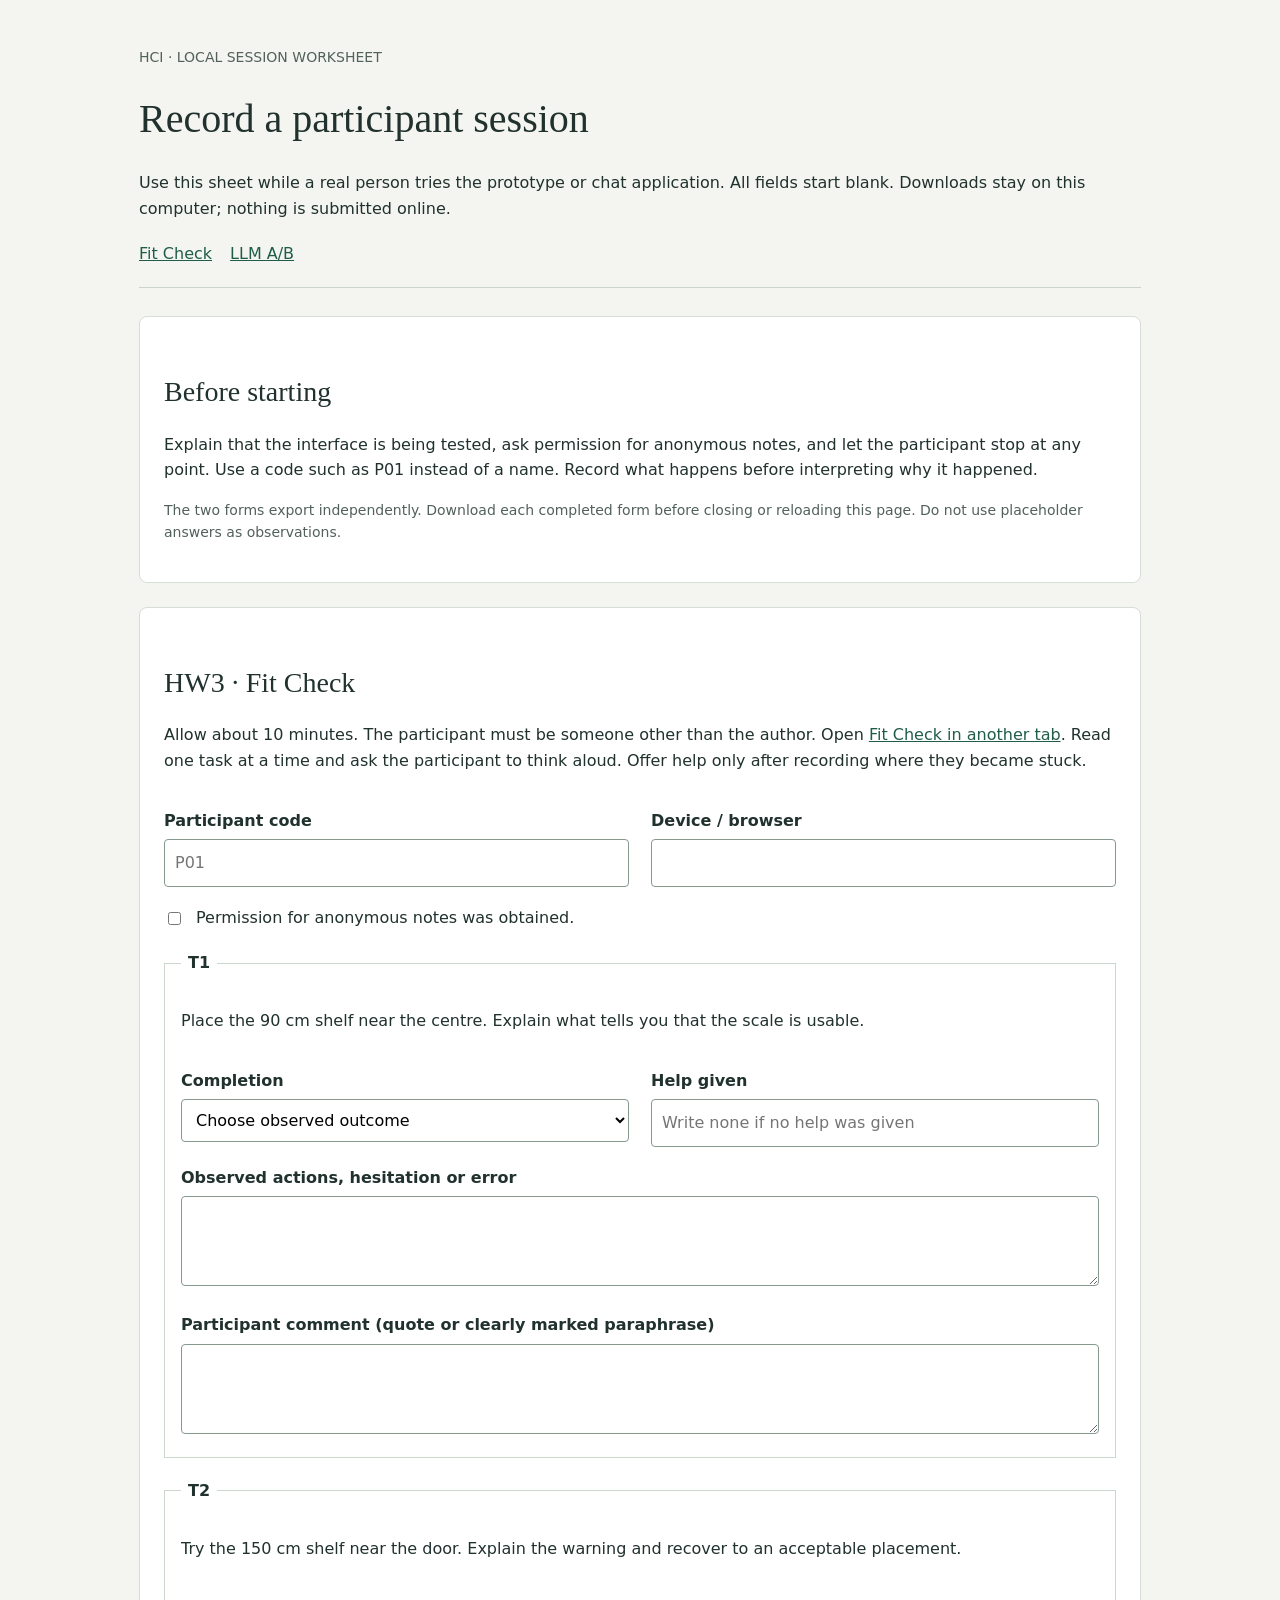
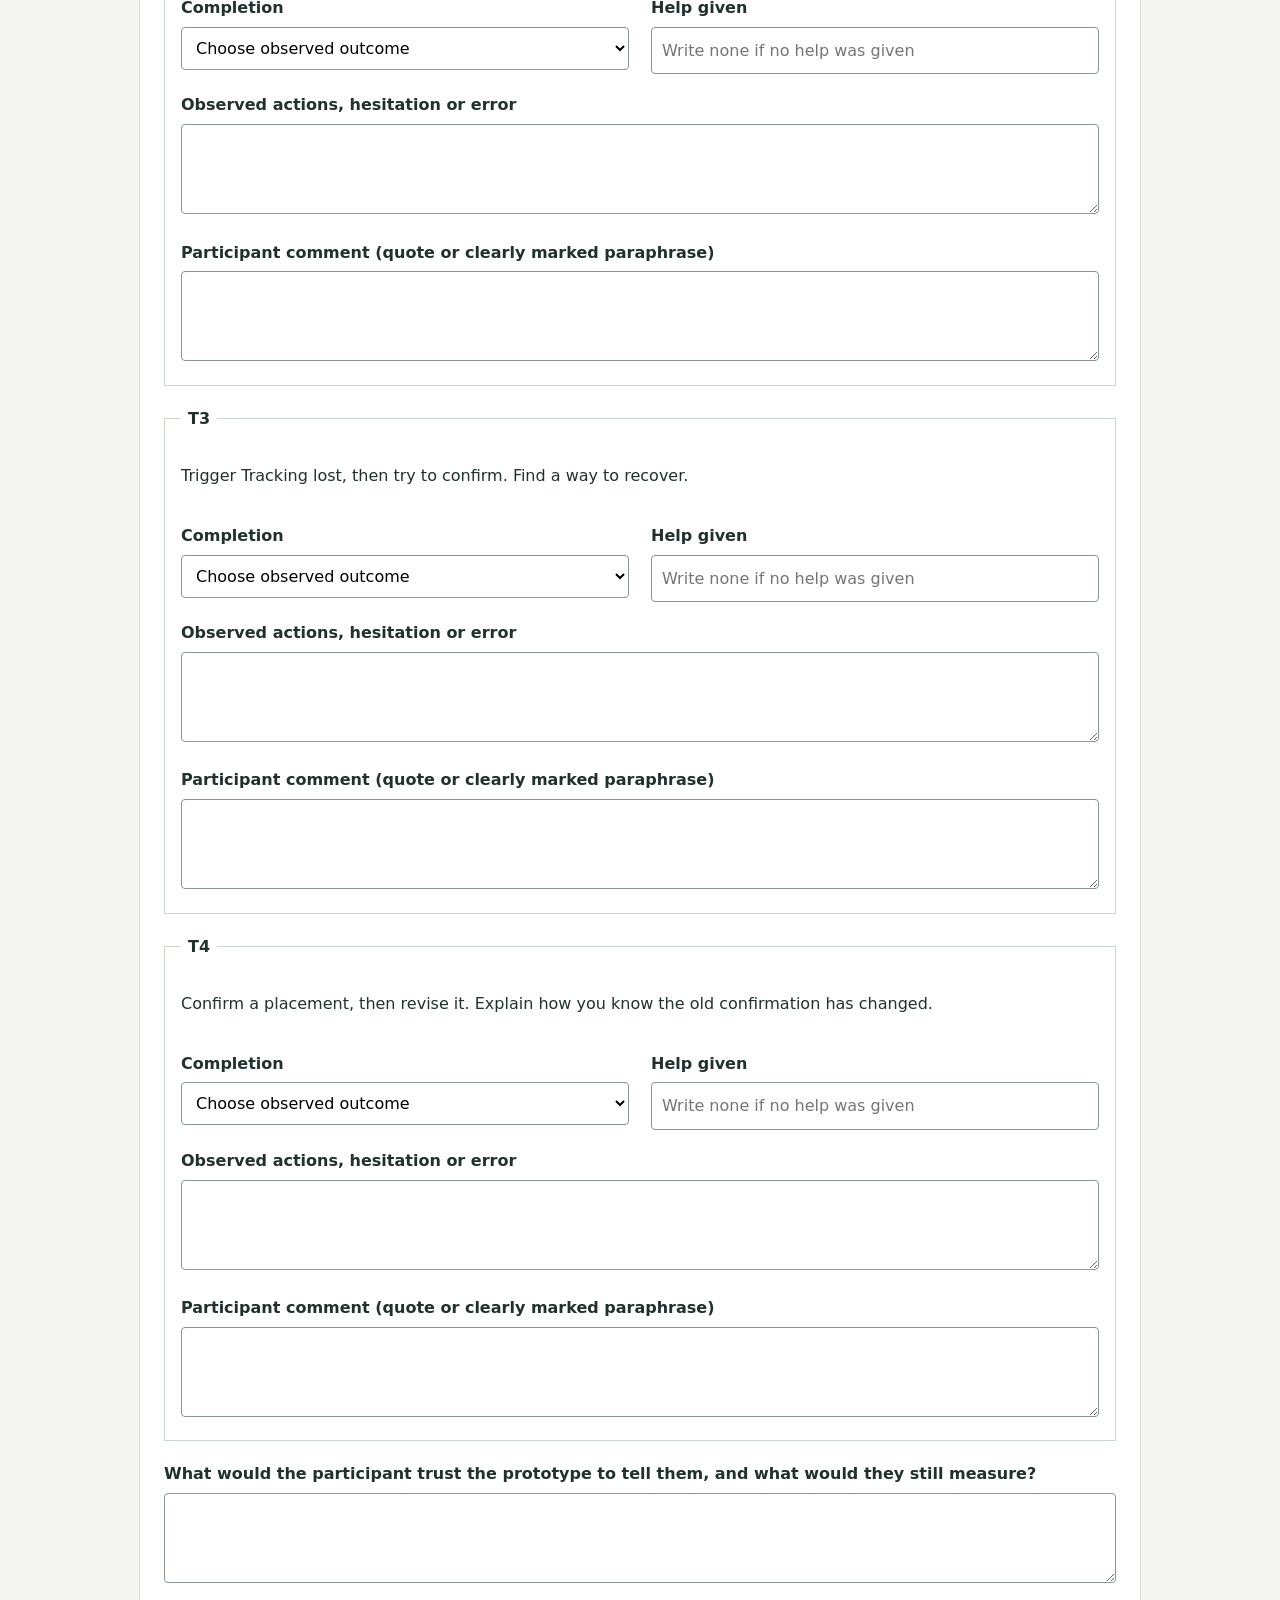
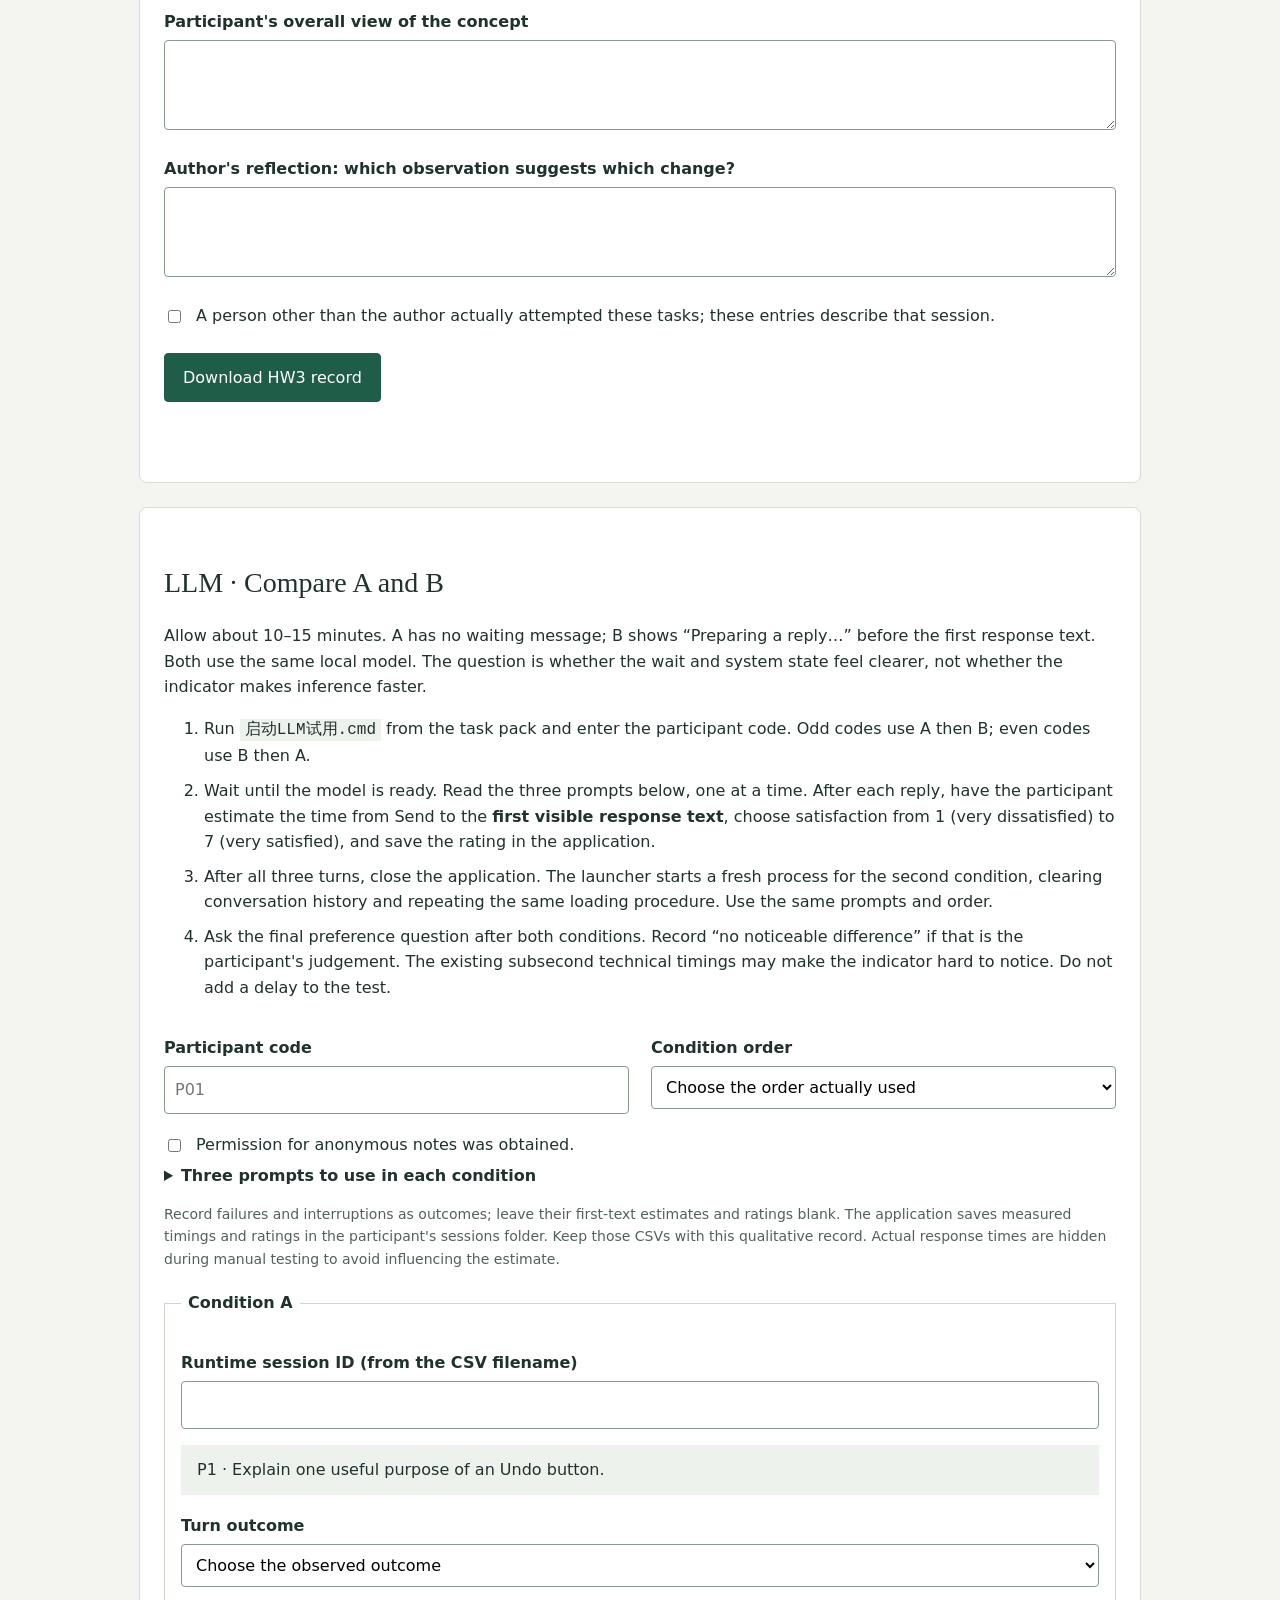
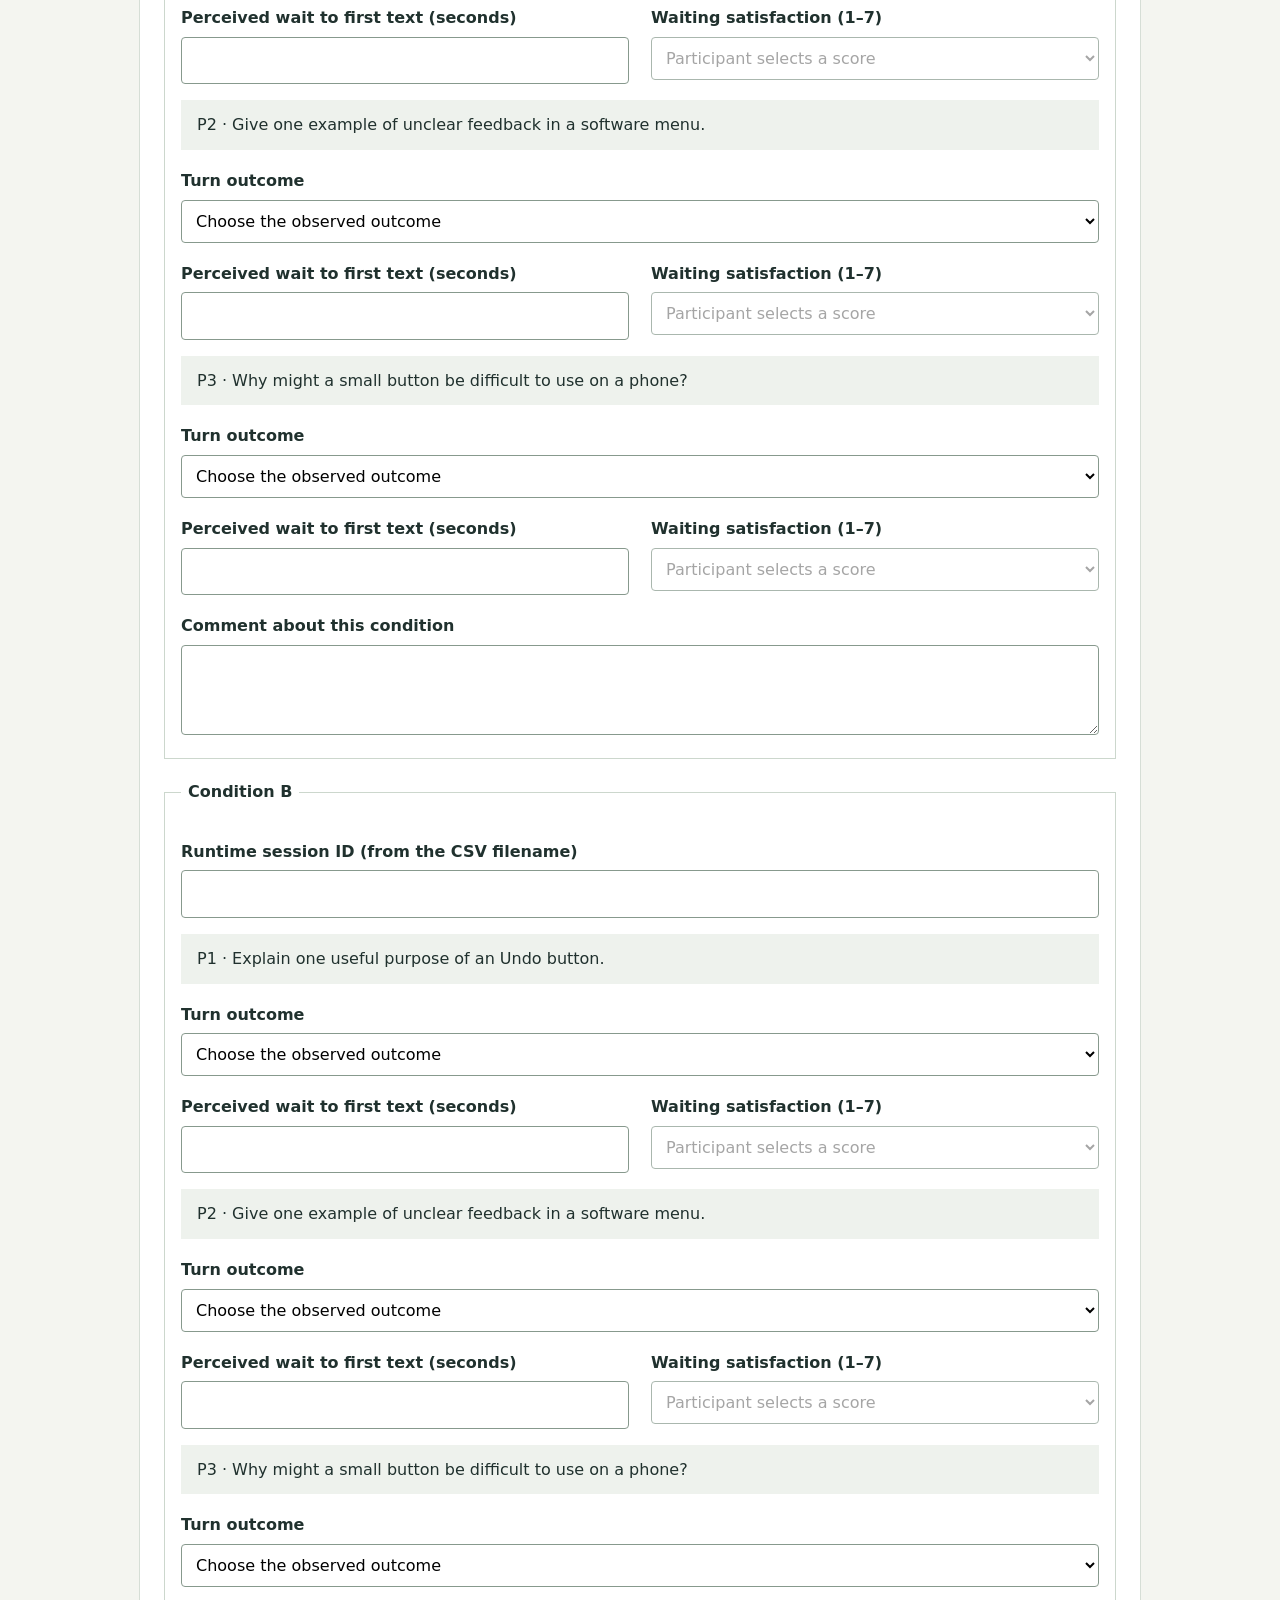
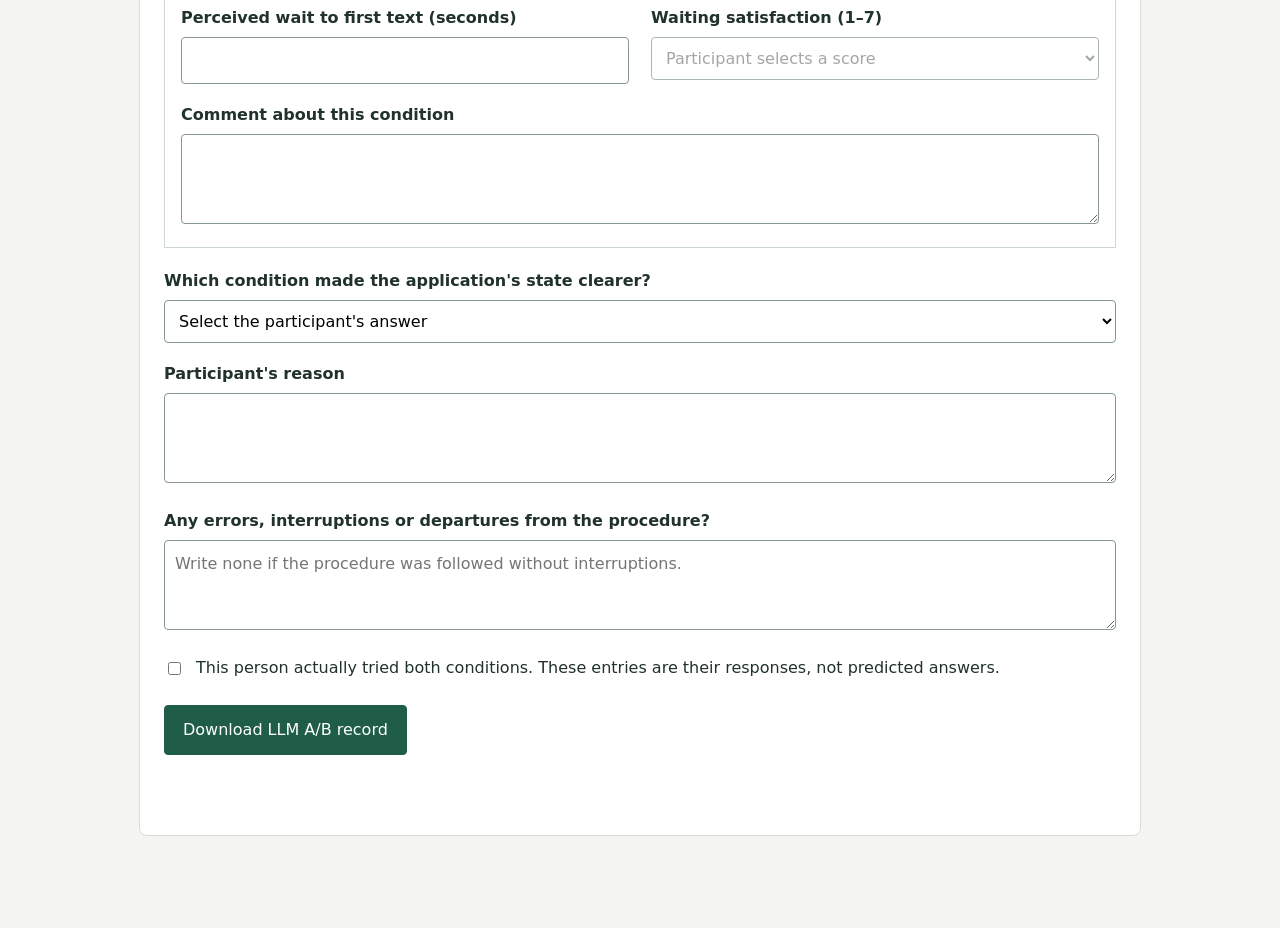
<file: static/hci-assets/evaluation/index.html>
<!doctype html>
<html lang="en"><head><meta charset="utf-8"><meta name="viewport" content="width=device-width,initial-scale=1"><title>HCI participant session</title>
<style>
:root{font:16px/1.6 system-ui,sans-serif;color:#20312e;background:#f4f5f0}*{box-sizing:border-box}body{margin:0}main{max-width:1050px;margin:auto;padding:32px 24px 70px}h1,h2{font-family:Georgia,serif;font-weight:400;line-height:1.2}h1{font-size:40px}h2{font-size:28px;margin-top:34px}a{color:#205d48}header{border-bottom:1px solid #cbd4cb;margin-bottom:28px}section{background:#fff;border:1px solid #d6ded6;padding:24px;margin:24px 0;border-radius:8px}label{display:block;font-weight:600;margin:18px 0 6px}input,select,textarea,button{font:inherit}input,select,textarea{width:100%;border:1px solid #87998d;border-radius:4px;padding:10px;background:white}textarea{min-height:90px;resize:vertical}button{border:1px solid #205d48;border-radius:4px;background:#205d48;color:white;padding:11px 18px;cursor:pointer;margin-top:18px}button.secondary{background:white;color:#205d48;margin-right:8px}.note{color:#52615a;font-size:14px}.grid{display:grid;grid-template-columns:1fr 1fr;gap:22px}.check{display:flex;gap:12px;align-items:start;font-weight:400}.check input{width:auto;margin-top:7px}fieldset{border:1px solid #ccd7cd;padding:16px;margin:20px 0}legend{font-weight:600;padding:0 7px}.prompt{background:#eef2ed;padding:12px 16px}.status{color:#205d48;font-weight:600;min-height:24px}nav{display:flex;gap:18px;margin:20px 0}summary{cursor:pointer;font-weight:600}li{margin:9px 0}code{background:#eef2ed;padding:2px 5px}*:focus-visible{outline:3px solid #bb8826;outline-offset:3px}@media(max-width:650px){.grid{grid-template-columns:1fr}section{padding:18px}h1{font-size:32px}}
</style></head><body><main>
<header><p class="note">HCI · LOCAL SESSION WORKSHEET</p><h1>Record a participant session</h1><p>Use this sheet while a real person tries the prototype or chat application. All fields start blank. Downloads stay on this computer; nothing is submitted online.</p><nav><a href="#hw3">Fit Check</a><a href="#llm">LLM A/B</a></nav></header>
<section><h2>Before starting</h2><p>Explain that the interface is being tested, ask permission for anonymous notes, and let the participant stop at any point. Use a code such as P01 instead of a name. Record what happens before interpreting why it happened.</p><p class="note">The two forms export independently. Download each completed form before closing or reloading this page. Do not use placeholder answers as observations.</p></section>
<section id="hw3"><h2>HW3 · Fit Check</h2><p>Allow about 10 minutes. The participant must be someone other than the author. Open <a id="fit-link" href="../fit-check/index.html" target="_blank">Fit Check in another tab</a>. Read one task at a time and ask the participant to think aloud. Offer help only after recording where they became stuck.</p>
<form id="hw-form"><div class="grid"><div><label for="hw-code">Participant code</label><input id="hw-code" name="participant_code" pattern="P[0-9]{2,}" placeholder="P01" required></div><div><label for="hw-device">Device / browser</label><input id="hw-device" name="device_browser" required></div></div><label class="check"><input type="checkbox" name="anonymous_notes_agreed" required>Permission for anonymous notes was obtained.</label><div id="hw-tasks"></div>
<label for="hw-trust">What would the participant trust the prototype to tell them, and what would they still measure?</label><textarea id="hw-trust" name="trust_and_limits" required></textarea>
<label for="hw-view">Participant's overall view of the concept</label><textarea id="hw-view" name="participant_view" required></textarea>
<label for="hw-reflection">Author's reflection: which observation suggests which change?</label><textarea id="hw-reflection" name="author_reflection" required></textarea>
<label class="check"><input type="checkbox" name="real_external_participant" required>A person other than the author actually attempted these tasks; these entries describe that session.</label><button type="submit">Download HW3 record</button><p class="status" id="hw-status" role="status"></p></form></section>
<section id="llm"><h2>LLM · Compare A and B</h2><p>Allow about 10–15 minutes. A has no waiting message; B shows “Preparing a reply…” before the first response text. Both use the same local model. The question is whether the wait and system state feel clearer, not whether the indicator makes inference faster.</p>
<ol><li>Run <code>启动LLM试用.cmd</code> from the task pack and enter the participant code. Odd codes use A then B; even codes use B then A.</li><li>Wait until the model is ready. Read the three prompts below, one at a time. After each reply, have the participant estimate the time from Send to the <strong>first visible response text</strong>, choose satisfaction from 1 (very dissatisfied) to 7 (very satisfied), and save the rating in the application.</li><li>After all three turns, close the application. The launcher starts a fresh process for the second condition, clearing conversation history and repeating the same loading procedure. Use the same prompts and order.</li><li>Ask the final preference question after both conditions. Record “no noticeable difference” if that is the participant's judgement. The existing subsecond technical timings may make the indicator hard to notice. Do not add a delay to the test.</li></ol>
<form id="llm-form"><div class="grid"><div><label for="llm-code">Participant code</label><input id="llm-code" name="participant_code" pattern="P[0-9]{2,}" placeholder="P01" required></div><div><label for="llm-order">Condition order</label><select id="llm-order" name="condition_order" required><option value="">Choose the order actually used</option><option>A then B</option><option>B then A</option></select></div></div>
<label class="check"><input type="checkbox" name="anonymous_notes_agreed" required>Permission for anonymous notes was obtained.</label>
<details><summary>Three prompts to use in each condition</summary><ol><li>Explain one useful purpose of an Undo button.</li><li>Give one example of unclear feedback in a software menu.</li><li>Why might a small button be difficult to use on a phone?</li></ol></details>
<p class="note">Record failures and interruptions as outcomes; leave their first-text estimates and ratings blank. The application saves measured timings and ratings in the participant's sessions folder. Keep those CSVs with this qualitative record. Actual response times are hidden during manual testing to avoid influencing the estimate.</p>
<div id="llm-turns"></div>
<label for="llm-preference">Which condition made the application's state clearer?</label><select id="llm-preference" name="clearer_condition" required><option value="">Select the participant's answer</option><option>A</option><option>B</option><option>No noticeable difference</option><option>Unsure</option></select>
<label for="llm-reason">Participant's reason</label><textarea id="llm-reason" name="preference_reason" required></textarea>
<label for="llm-issues">Any errors, interruptions or departures from the procedure?</label><textarea id="llm-issues" name="procedure_notes" placeholder="Write none if the procedure was followed without interruptions." required></textarea>
<label class="check"><input type="checkbox" name="real_participant" required>This person actually tried both conditions. These entries are their responses, not predicted answers.</label><button type="submit">Download LLM A/B record</button><p class="status" id="llm-status" role="status"></p></form></section>
</main><script>
const tasks=[['T1','Place the 90 cm shelf near the centre. Explain what tells you that the scale is usable.'],['T2','Try the 150 cm shelf near the door. Explain the warning and recover to an acceptable placement.'],['T3','Trigger Tracking lost, then try to confirm. Find a way to recover.'],['T4','Confirm a placement, then revise it. Explain how you know the old confirmation has changed.']];
document.getElementById('hw-tasks').innerHTML=tasks.map(([id,text])=>`<fieldset><legend>${id}</legend><p>${text}</p><div class="grid"><div><label for="${id}-result">Completion</label><select id="${id}-result" name="${id}_completion" required><option value="">Choose observed outcome</option><option>Completed without help</option><option>Completed with help</option><option>Not completed</option></select></div><div><label for="${id}-help">Help given</label><input id="${id}-help" name="${id}_help" placeholder="Write none if no help was given" required></div></div><label for="${id}-obs">Observed actions, hesitation or error</label><textarea id="${id}-obs" name="${id}_observation" required></textarea><label for="${id}-comment">Participant comment (quote or clearly marked paraphrase)</label><textarea id="${id}-comment" name="${id}_comment" required></textarea></fieldset>`).join('');
const prompts=['Explain one useful purpose of an Undo button.','Give one example of unclear feedback in a software menu.','Why might a small button be difficult to use on a phone?'];
document.getElementById('llm-turns').innerHTML=['A','B'].map(c=>`<fieldset><legend>Condition ${c}</legend><label for="${c}-session">Runtime session ID (from the CSV filename)</label><input id="${c}-session" name="${c}_runtime_session" required>${prompts.map((text,i)=>`<p class="prompt">P${i+1} · ${text}</p><label for="${c}-${i}-outcome">Turn outcome</label><select id="${c}-${i}-outcome" name="${c}_P${i+1}_outcome" data-turn="${c}-${i}" required><option value="">Choose the observed outcome</option><option>Completed</option><option>No response / error</option><option>Interrupted</option></select><div class="grid"><div><label for="${c}-${i}-wait">Perceived wait to first text (seconds)</label><input id="${c}-${i}-wait" name="${c}_P${i+1}_perceived_wait_seconds" type="number" min="0" step="any" required></div><div><label for="${c}-${i}-rating">Waiting satisfaction (1–7)</label><select id="${c}-${i}-rating" name="${c}_P${i+1}_satisfaction" required><option value="">Participant selects a score</option>${[1,2,3,4,5,6,7].map(n=>`<option>${n}</option>`).join('')}</select></div></div>`).join('')}<label for="${c}-comment">Comment about this condition</label><textarea id="${c}-comment" name="${c}_comment" required></textarea></fieldset>`).join('');
document.querySelectorAll('select[data-turn]').forEach(select=>{const update=()=>{const completed=select.value==='Completed';for(const suffix of ['wait','rating']){const field=document.getElementById(select.dataset.turn+'-'+suffix);field.disabled=!completed;field.required=completed;if(!completed)field.value='';}};select.addEventListener('change',update);update();});
function save(form,kind,status){form.addEventListener('submit',e=>{e.preventDefault();if(!form.reportValidity())return;const fields=Object.fromEntries(new FormData(form).entries());const record={study:kind,source:'human-entered session worksheet; verify against original notes and runtime CSVs',...fields};const blob=new Blob([JSON.stringify(record,null,2)],{type:'application/json'});const url=URL.createObjectURL(blob);const a=document.createElement('a');a.href=url;a.download=kind+'-'+fields.participant_code+'.json';a.click();setTimeout(()=>URL.revokeObjectURL(url),1000);document.getElementById(status).textContent='Download created. Keep this record with the original notes.';});}
save(document.getElementById('hw-form'),'hw3','hw-status');save(document.getElementById('llm-form'),'llm-ab','llm-status');
if(location.pathname.replaceAll('\\','/').includes('/evaluation/participant-tests.html'))document.getElementById('fit-link').setAttribute('href','../../HCI-local-preview/hci-assets/fit-check/index.html');
</script></body></html>
</file>
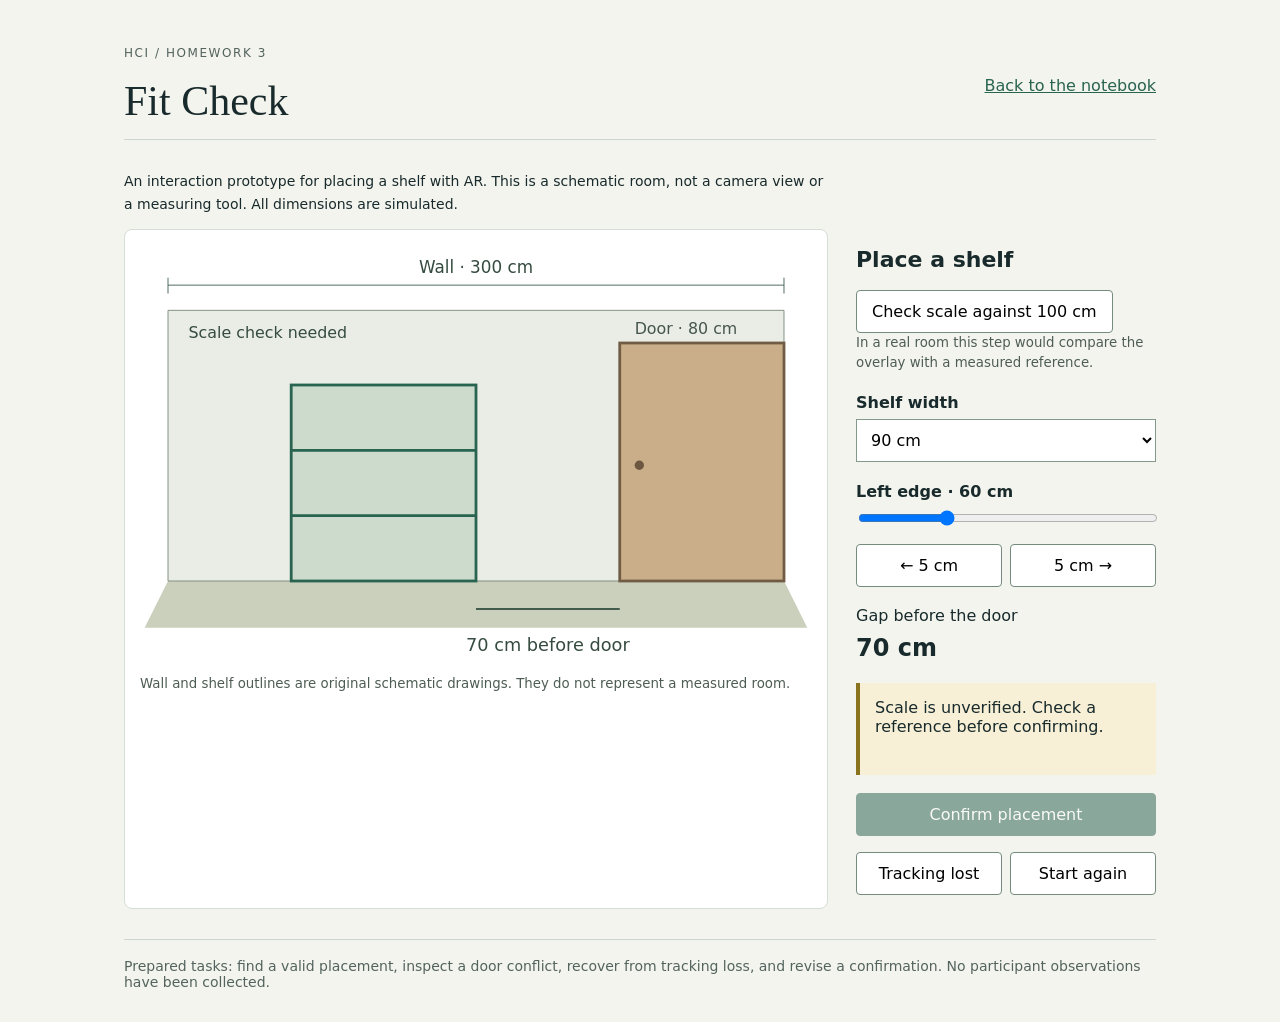
<file: static/hci-assets/fit-check/index.html>
<!doctype html>
<html lang="en"><head><meta charset="utf-8"><meta name="viewport" content="width=device-width,initial-scale=1"><title>Fit Check · HCI interaction prototype</title>
<style>
:root{font-family:system-ui,sans-serif;color:#182a2b;background:#f4f4ef}*{box-sizing:border-box}body{margin:0}main{max-width:1080px;margin:auto;padding:32px 24px}header{display:flex;justify-content:space-between;gap:20px;align-items:center;border-bottom:1px solid #ccd5d0;margin-bottom:30px}header a{color:#28644f}h1{font:42px Georgia,serif;margin:14px 0}h2{font-size:22px}p{line-height:1.6}.kicker{font-size:12px;letter-spacing:.13em;color:#53635d}.workspace{display:grid;grid-template-columns:1fr 300px;gap:28px}.scene{background:#fff;border:1px solid #d7ddd7;border-radius:8px;padding:15px}svg{width:100%;display:block}label{display:block;margin:20px 0 7px;font-weight:600}select,input,button{font:inherit}select,input[type=range]{width:100%}select{padding:10px;background:#fff;border:1px solid #84998b}button{padding:11px 15px;border:1px solid #748b7e;background:#fff;border-radius:4px;cursor:pointer}button.primary{background:#205d48;color:white;border-color:#205d48;width:100%;margin-top:18px}button:disabled{opacity:.5;cursor:not-allowed}button:focus-visible,a:focus-visible,input:focus-visible,select:focus-visible{outline:3px solid #cb8b20;outline-offset:4px}.row{display:flex;gap:8px;margin:14px 0}.row button{flex:1}.status{padding:15px;border-left:4px solid #8a731d;background:#f7f0d7;min-height:92px}.status.good{border-color:#326850;background:#eaf3e9}.status.bad{border-color:#a63b2e;background:#fceae4}small{line-height:1.5;display:block;color:#4e5d54}.measure{font-size:24px;font-variant-numeric:tabular-nums}footer{border-top:1px solid #ccd5d0;margin-top:30px;padding-top:18px;color:#53635d;font-size:14px}.notice{font-size:14px;max-width:700px}.saved{margin-top:16px;font-weight:600}@media(max-width:760px){.workspace{grid-template-columns:1fr}header{display:block}h1{font-size:34px}.row button{padding:12px}.scene{padding:4px}}
</style></head><body><main>
<header><div><p class="kicker">HCI / HOMEWORK 3</p><h1>Fit Check</h1></div><a href="/my-blog/blog/hci/homework-3/">Back to the notebook</a></header>
<p class="notice">An interaction prototype for placing a shelf with AR. This is a schematic room, not a camera view or a measuring tool. All dimensions are simulated.</p>
<div class="workspace"><section class="scene" aria-label="Simulated wall and furniture placement">
<svg viewBox="0 0 720 460" role="img" aria-labelledby="scene-title scene-desc"><title id="scene-title">Shelf placement against a 300 centimetre wall</title><desc id="scene-desc">A door occupies the right end of the wall. The shelf can be moved along the remaining space.</desc>
<rect x="30" y="70" width="660" height="290" fill="#e9ede6"/><path d="M30 360 L690 360 L715 410 L5 410Z" fill="#cbd0bd"/><path d="M30 70H690V360H30Z" fill="none" stroke="#7d8b7d"/>
<rect x="514" y="105" width="176" height="255" fill="#c9ae89" stroke="#705c45" stroke-width="3"/><circle cx="535" cy="236" r="5" fill="#6d5740"/><text x="585" y="95" text-anchor="middle" font-size="17" fill="#46554c">Door · 80 cm</text>
<path d="M30 35V52M690 35V52M30 43H690" stroke="#466357"/><text x="360" y="30" text-anchor="middle" font-size="18" fill="#354b3f">Wall · 300 cm</text>
<g id="shelf" fill="#c3d6c3" fill-opacity=".75" stroke="#28644f" stroke-width="3"><rect id="outline" x="200" y="150" width="198" height="210"/><path id="shelves" d="M200 220H398M200 290H398"/></g>
<path id="gap-line" d="M398 390H514" stroke="#435c4c" stroke-width="2"/><text id="gap-label" x="456" y="435" text-anchor="middle" font-size="19" fill="#354b3f">Clearance</text>
<text id="scene-state" x="52" y="100" font-size="17" fill="#354b3f">Scale check needed</text>
</svg><small>Wall and shelf outlines are original schematic drawings. They do not represent a measured room.</small></section>
<section aria-label="Placement controls"><h2>Place a shelf</h2><button id="calibrate">Check scale against 100 cm</button><small id="scale-note">In a real room this step would compare the overlay with a measured reference.</small>
<label for="width">Shelf width</label><select id="width"><option value="90">90 cm</option><option value="120">120 cm</option><option value="150">150 cm</option></select>
<label for="position">Left edge · <output id="position-value">60 cm</output></label><input id="position" type="range" min="0" max="210" value="60" step="5"><div class="row"><button id="left" aria-label="Move shelf left 5 centimetres">← 5 cm</button><button id="right" aria-label="Move shelf right 5 centimetres">5 cm →</button></div>
<p>Gap before the door<br><strong class="measure" id="gap">70 cm</strong></p><div id="status" class="status" role="status" aria-live="polite"></div><button class="primary" id="confirm" disabled>Confirm placement</button><p class="saved" id="saved" role="status"></p><div class="row"><button id="lost">Tracking lost</button><button id="reset">Start again</button></div></section></div>
<footer>Prepared tasks: find a valid placement, inspect a door conflict, recover from tracking loss, and revise a confirmation. No participant observations have been collected.</footer>
</main><script>
const el=id=>document.getElementById(id);let calibrated=false,confirmed=false;
function values(){return {w:Number(el('width').value),x:Number(el('position').value)}}
function render(){const {w,x}=values(),gap=220-x-w;el('position-value').textContent=x+' cm';el('gap').textContent=gap+' cm';const sx=30+x*2.2,sw=w*2.2;el('outline').setAttribute('x',sx);el('outline').setAttribute('width',sw);el('shelves').setAttribute('d',`M${sx} 220h${sw}M${sx} 290h${sw}`);el('shelf').setAttribute('stroke',gap>=10?'#28644f':'#a63b2e');el('gap-line').setAttribute('d',`M${sx+sw} 390H514`);el('gap-label').textContent=gap>=0?gap+' cm before door':Math.abs(gap)+' cm into door area';el('gap-label').setAttribute('x',Math.min(600,(sx+sw+514)/2));const s=el('status');if(!calibrated){s.className='status';s.textContent='Scale is unverified. Check a reference before confirming.'}else if(gap<0){s.className='status bad';s.textContent='Door area blocked. Move left or choose a narrower shelf.'}else if(gap<10){s.className='status bad';s.textContent='Less than the simulated 10 cm clearance. Leave more room.'}else{s.className='status good';s.textContent='Placement meets the simulated 10 cm clearance. Real use would also need depth and door-swing checks.'}el('confirm').disabled=!calibrated||gap<10;el('scene-state').textContent=calibrated?'Scale checked · simulated':'Scale check needed';el('saved').textContent=confirmed?'Placement saved for this session. Adjust a control to revise it.':'';}
function change(){confirmed=false;render()}
el('width').addEventListener('change',change);el('position').addEventListener('input',change);el('calibrate').onclick=()=>{calibrated=true;change()};el('left').onclick=()=>{el('position').value=Math.max(0,values().x-5);change()};el('right').onclick=()=>{el('position').value=Math.min(210,values().x+5);change()};el('lost').onclick=()=>{calibrated=false;change()};el('reset').onclick=()=>{calibrated=false;el('width').value='90';el('position').value='60';change()};el('confirm').onclick=()=>{if(el('confirm').disabled)return;confirmed=true;render()};render();
</script></body></html>
</file>
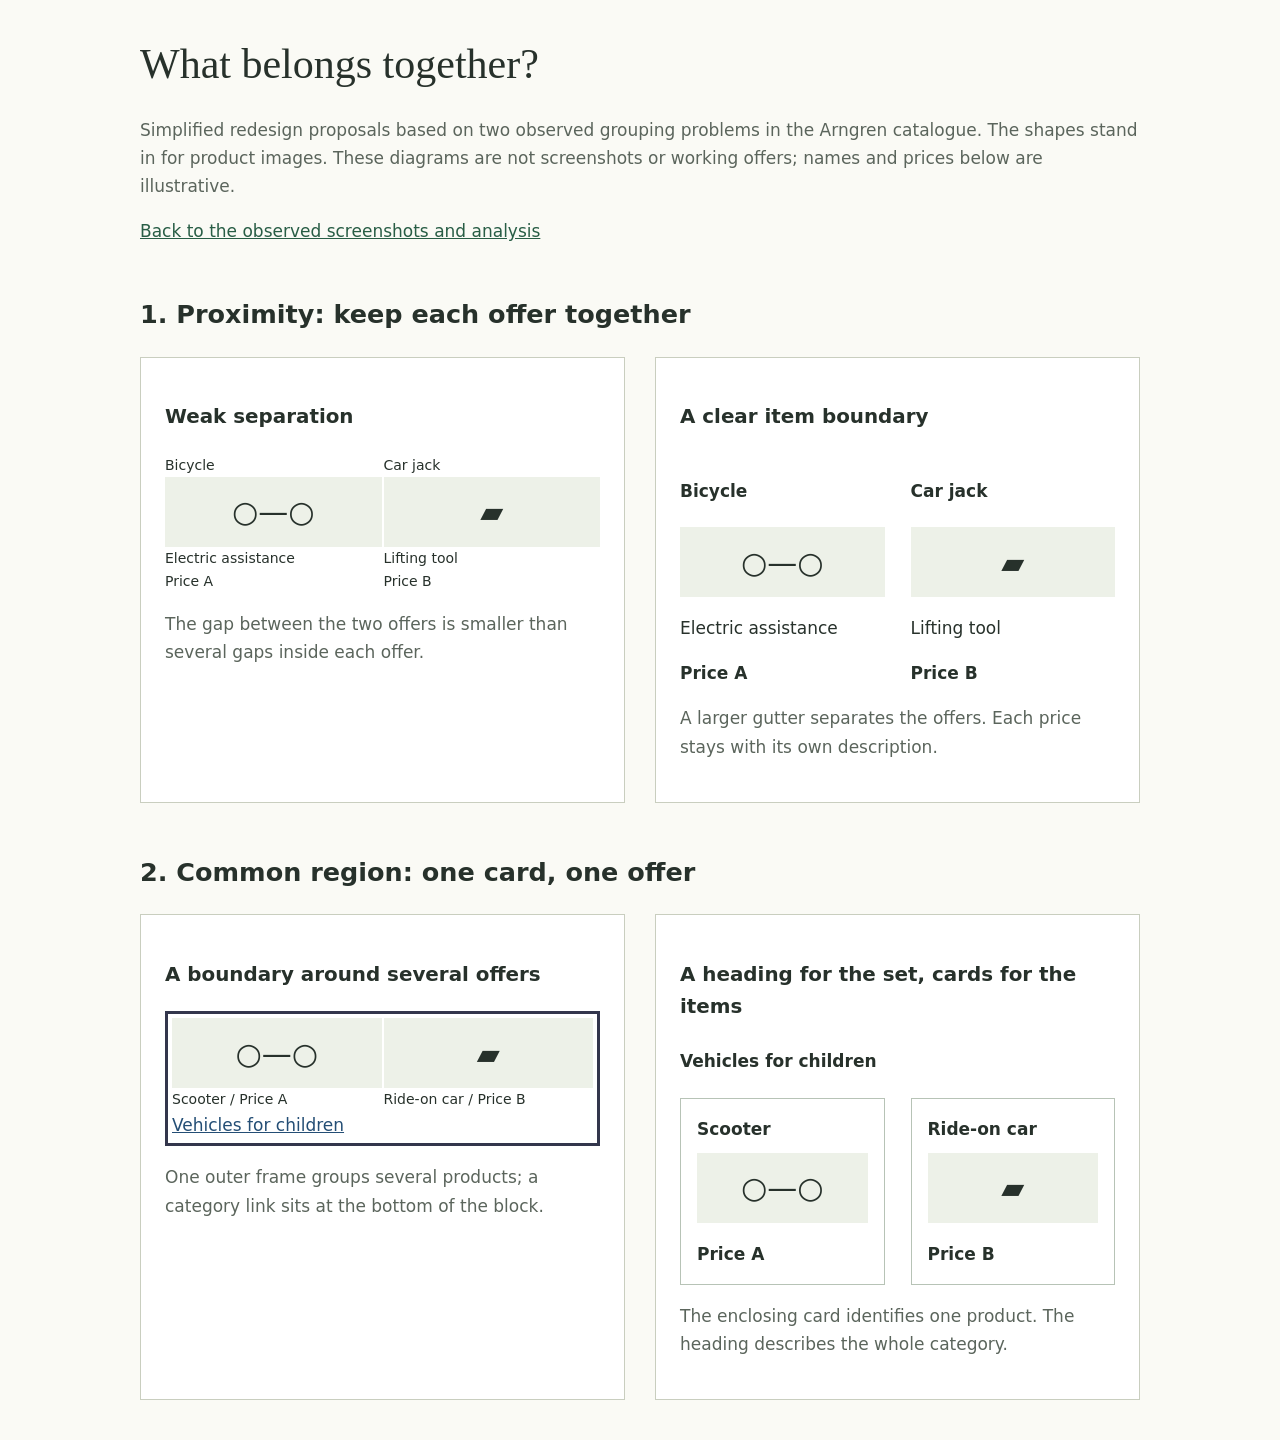
<file: static/hci-assets/layout-study.html>
<!doctype html>
<html lang="en"><meta charset="utf-8"><meta name="viewport" content="width=device-width,initial-scale=1"><title>Grouping study · HCI Homework 1</title>
<style>
body{font:17px/1.65 system-ui;margin:40px auto;max-width:1000px;padding:0 24px;color:#27312b;background:#fafaf5}h1{font:42px Georgia,serif}h2{margin-top:48px}.pair{display:grid;grid-template-columns:1fr 1fr;gap:30px}.panel{background:white;border:1px solid #c9cebf;padding:24px}.products{display:grid;grid-template-columns:repeat(2,minmax(0,1fr));gap:26px}.card{border:1px solid #b7c3b6;padding:16px}.card h4{margin:0 0 10px}.shape{height:70px;display:grid;place-items:center;background:#edf1e8;font-size:30px}.price{font-weight:700;margin-bottom:0}.crowded{display:grid;grid-template-columns:1fr 1fr;gap:2px;font-size:14px}.crowded p{margin:0}.shared{border:3px solid #33364c;padding:4px}.category{display:block;margin-top:0;color:#244e75;text-decoration:underline}.note{color:#5b655c}a{color:#285d45}@media(max-width:720px){.pair{grid-template-columns:1fr}.products{gap:18px}}
</style><h1>What belongs together?</h1>
<p class="note">Simplified redesign proposals based on two observed grouping problems in the Arngren catalogue. The shapes stand in for product images. These diagrams are not screenshots or working offers; names and prices below are illustrative.</p>
<a href="/my-blog/blog/hci/homework-1/">Back to the observed screenshots and analysis</a>
<h2>1. Proximity: keep each offer together</h2><div class="pair"><section class="panel"><h3>Weak separation</h3><div class="crowded"><div><p>Bicycle</p><div class="shape">○—○</div><p>Electric assistance</p><p>Price A</p></div><div><p>Car jack</p><div class="shape">▰</div><p>Lifting tool</p><p>Price B</p></div></div><p class="note">The gap between the two offers is smaller than several gaps inside each offer.</p></section><section class="panel"><h3>A clear item boundary</h3><div class="products"><article><h4>Bicycle</h4><div class="shape">○—○</div><p>Electric assistance</p><p class="price">Price A</p></article><article><h4>Car jack</h4><div class="shape">▰</div><p>Lifting tool</p><p class="price">Price B</p></article></div><p class="note">A larger gutter separates the offers. Each price stays with its own description.</p></section></div>
<h2>2. Common region: one card, one offer</h2><div class="pair"><section class="panel"><h3>A boundary around several offers</h3><div class="shared"><div class="crowded"><div><div class="shape">○—○</div><p>Scooter / Price A</p></div><div><div class="shape">▰</div><p>Ride-on car / Price B</p></div></div><span class="category">Vehicles for children</span></div><p class="note">One outer frame groups several products; a category link sits at the bottom of the block.</p></section><section class="panel"><h3>A heading for the set, cards for the items</h3><h4>Vehicles for children</h4><div class="products"><article class="card"><h4>Scooter</h4><div class="shape">○—○</div><p class="price">Price A</p></article><article class="card"><h4>Ride-on car</h4><div class="shape">▰</div><p class="price">Price B</p></article></div><p class="note">The enclosing card identifies one product. The heading describes the whole category.</p></section></div></html>
</file>
